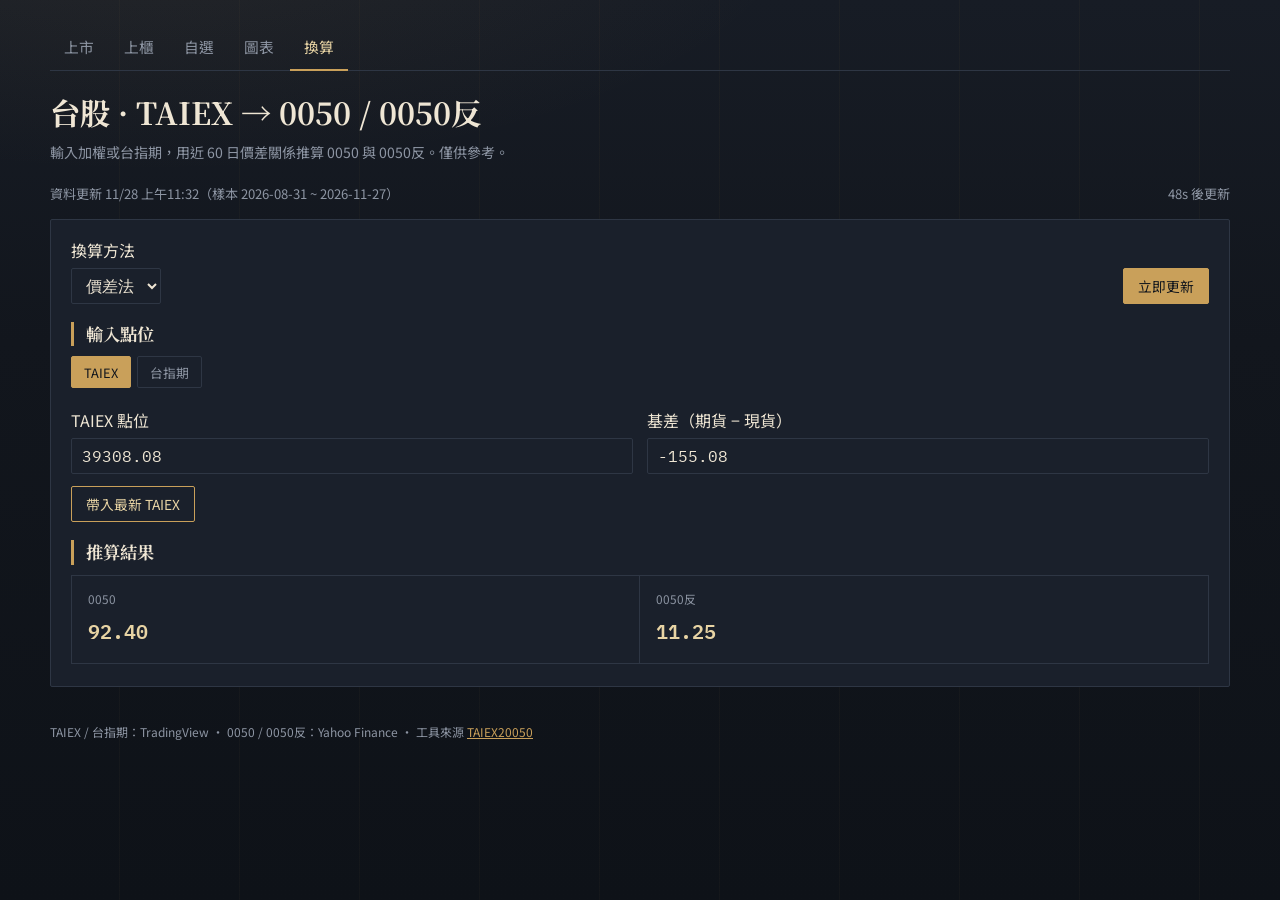
<file: signals/taiex.html>
<!DOCTYPE html>
<html lang="zh-Hant">
<head>
  <meta charset="UTF-8" />
  <meta name="viewport" content="width=device-width, initial-scale=1" />
  <title>台股 · TAIEX → 0050 換算</title>
  <link rel="preconnect" href="https://fonts.googleapis.com" /><link rel="preconnect" href="https://fonts.gstatic.com" crossorigin /><link href="https://fonts.googleapis.com/css2?family=IBM+Plex+Mono:wght@400;500;600&family=Noto+Sans+TC:wght@400;500;700&family=Noto+Serif+TC:wght@600;700&display=swap" rel="stylesheet" />
  <style>
:root {
  --ink: #12161d;
  --paper: #1a202b;
  --rule: #2e3644;
  --text: #efe6d4;
  --muted: #8d95a3;
  --gold: #c9a05a;
  --gold-soft: #e8d4a4;
  --ar: #6fbf9a;
  --ad: #d96a6e;
  --creek: #7aa8c4;
  --ice: #b9c9d6;
}
* { box-sizing: border-box; margin: 0; padding: 0; }
html { color-scheme: dark; }
body {
  font-family: "Noto Sans TC", "PingFang TC", "Microsoft JhengHei", sans-serif;
  background:
    radial-gradient(1200px 480px at 12% -10%, rgba(201, 160, 90, .08), transparent 55%),
    linear-gradient(180deg, #171c25 0%, var(--ink) 38%, #0e1218 100%);
  color: var(--text);
  min-height: 100vh;
  padding: 28px 20px 72px;
}
body::before {
  content: "";
  position: fixed;
  inset: 0;
  pointer-events: none;
  background-image: repeating-linear-gradient(
    90deg,
    transparent 0,
    transparent 119px,
    rgba(201, 160, 90, .035) 119px,
    rgba(201, 160, 90, .035) 120px
  );
  z-index: 0;
}
.wrap { max-width: 1180px; margin: 0 auto; position: relative; z-index: 1; }
.masthead { margin-bottom: 8px; }
h1 {
  font-family: "Noto Serif TC", "Noto Serif CJK TC", serif;
  font-size: clamp(1.45rem, 2.4vw, 1.9rem);
  font-weight: 700;
  color: var(--text);
  line-height: 1.25;
}
.meta {
  color: var(--muted);
  font-size: .88rem;
  margin: 10px 0 20px;
  line-height: 1.65;
  max-width: 72ch;
}
.meta strong { color: var(--gold-soft); font-weight: 600; }
.cards {
  display: grid;
  grid-template-columns: repeat(7, minmax(0, 1fr));
  gap: 0;
  margin-bottom: 28px;
  background: var(--paper);
  border: 1px solid var(--rule);
}
.cards.cols-3 { grid-template-columns: repeat(3, minmax(0, 1fr)); }
@media (max-width: 900px) {
  .cards { grid-template-columns: repeat(2, minmax(0, 1fr)); }
  .cards.cols-3 { grid-template-columns: 1fr; }
}
.card {
  background: transparent;
  border: 0;
  border-right: 1px solid var(--rule);
  border-radius: 0;
  padding: 14px 16px 16px;
}
.cards .card:last-child { border-right: 0; }
@media (max-width: 900px) {
  .card { border-bottom: 1px solid var(--rule); }
  .cards .card:nth-child(even) { border-right: 0; }
}
.card .lbl {
  font-size: .74rem;
  color: var(--muted);
  letter-spacing: .01em;
  white-space: nowrap;
}
.card .val {
  font-family: "IBM Plex Mono", ui-monospace, monospace;
  font-size: 1.28rem;
  font-weight: 600;
  margin-top: 8px;
  color: var(--gold-soft);
  font-variant-numeric: tabular-nums;
}
.pool-filters { display: flex; flex-wrap: wrap; gap: 6px; margin: 0 0 20px; }
.pool-filters button {
  font: inherit;
  cursor: pointer;
  height: 32px;
  padding: 0 12px;
  border-radius: 2px;
  border: 1px solid var(--rule);
  background: var(--paper);
  color: var(--muted);
  font-size: .8rem;
}
.pool-filters button:hover { color: var(--text); border-color: var(--gold); }
.pool-filters button.active {
  color: var(--ink);
  border-color: var(--gold);
  background: var(--gold);
}
.pool-filters button:focus-visible,
.page-nav a:focus-visible,
.sym-btn:focus-visible,
.search-fab:focus-visible,
.modal-close:focus-visible,
#symbolSearch:focus-visible,
#symbolSearchClose:focus-visible {
  outline: 2px solid var(--gold);
  outline-offset: 2px;
}
h2 {
  font-family: "Noto Serif TC", serif;
  font-size: 1.08rem;
  font-weight: 700;
  margin: 28px 0 10px;
  padding-left: 12px;
  border-left: 3px solid var(--gold);
  line-height: 1.4;
}
.panel {
  background: var(--paper);
  border: 1px solid var(--rule);
  border-radius: 2px;
  overflow: hidden;
  overflow-x: auto;
}
table {
  width: 100%;
  border-collapse: collapse;
  font-size: .84rem;
  min-width: 640px;
}
th, td {
  padding: 10px 14px;
  text-align: left;
  border-bottom: 1px solid rgba(46, 54, 68, .9);
}
th {
  color: var(--muted);
  font-size: .78rem;
  font-weight: 500;
  background: rgba(18, 22, 29, .45);
  position: sticky;
  top: 0;
}
td.num, th.num {
  text-align: right;
  font-family: "IBM Plex Mono", ui-monospace, monospace;
  font-variant-numeric: tabular-nums;
}
tbody tr:hover { background: rgba(201, 160, 90, .07); }
td.empty { text-align: center; color: var(--muted); padding: 28px; }
code {
  font-family: "IBM Plex Mono", ui-monospace, monospace;
  color: var(--gold-soft);
  font-size: .92em;
}
.tag {
  display: inline-block;
  font-size: .74rem;
  padding: 2px 8px;
  border-radius: 2px;
  font-weight: 700;
  letter-spacing: .02em;
}
.tag.ar { background: rgba(111, 191, 154, .14); color: var(--ar); }
.tag.ad { background: rgba(217, 106, 110, .14); color: var(--ad); }
.tag.resist { background: rgba(217, 106, 110, .14); color: var(--ad); }
.tag.support { background: rgba(111, 191, 154, .14); color: var(--ar); }
.tag.creek { background: rgba(122, 168, 196, .16); color: var(--creek); }
.tag.ice { background: rgba(185, 201, 214, .16); color: var(--ice); }
.sym-btn { background: none; border: 0; padding: 0; cursor: pointer; color: inherit; }
.sym-btn:hover code { text-decoration: underline; text-underline-offset: 3px; }
.muted { color: var(--muted); }
footer { margin-top: 36px; color: var(--muted); font-size: .75rem; }
a { color: var(--gold); }
a:hover { color: var(--gold-soft); }
.page-nav {
  display: flex;
  gap: 2px;
  margin: 0 0 22px;
  flex-wrap: wrap;
  border-bottom: 1px solid var(--rule);
}
.page-nav a {
  font-size: .92rem;
  padding: 8px 14px 12px;
  border-radius: 0;
  text-decoration: none;
  border: 0;
  border-bottom: 2px solid transparent;
  color: var(--muted);
  margin-bottom: -1px;
}
.page-nav a:hover { color: var(--text); }
.page-nav a.active {
  color: var(--gold-soft);
  border-bottom-color: var(--gold);
  background: transparent;
}
.search-fab {
  position: fixed;
  right: 18px;
  bottom: 22px;
  z-index: 70;
  display: flex;
  align-items: center;
  gap: 8px;
  padding: 11px 16px;
  border-radius: 2px;
  border: 1px solid var(--gold);
  background: rgba(18, 22, 29, .92);
  color: var(--gold-soft);
  cursor: pointer;
  font: inherit;
  font-size: .88rem;
}
.search-fab:hover { background: var(--gold); color: var(--ink); }
.search-overlay {
  position: fixed;
  inset: 0;
  z-index: 85;
  background: rgba(8, 10, 14, .82);
  display: flex;
  align-items: flex-start;
  justify-content: center;
  padding: 10vh 16px;
}
.search-overlay[hidden] { display: none !important; }
.search-modal {
  width: min(520px, 100%);
  max-height: 70vh;
  background: #1c232e;
  border: 1px solid var(--rule);
  border-radius: 2px;
  display: flex;
  flex-direction: column;
  overflow: hidden;
}
.search-modal-head {
  display: flex;
  gap: 8px;
  padding: 14px;
  border-bottom: 1px solid var(--rule);
}
#symbolSearch {
  flex: 1;
  height: 42px;
  padding: 8px 14px;
  border-radius: 2px;
  border: 1px solid var(--rule);
  background: var(--ink);
  color: var(--text);
  font-family: "IBM Plex Mono", ui-monospace, monospace;
}
#symbolSearchClose {
  font: inherit;
  cursor: pointer;
  padding: 0 14px;
  border-radius: 2px;
  border: 1px solid var(--rule);
  background: transparent;
  color: var(--muted);
}
#symbolSearchClose:hover { color: var(--text); border-color: var(--gold); }
#symbolList { list-style: none; margin: 0; padding: 8px; overflow-y: auto; flex: 1; }
#symbolList li { padding: 10px 12px; border-radius: 2px; cursor: pointer; }
#symbolList li:hover { background: rgba(201, 160, 90, .1); }
.modal {
  position: fixed;
  inset: 0;
  z-index: 80;
  display: flex;
  align-items: center;
  justify-content: center;
  padding: 16px;
  background: rgba(8, 10, 14, .72);
  opacity: 0;
  pointer-events: none;
  transition: opacity .18s ease;
}
.modal.open { opacity: 1; pointer-events: auto; }
.modal-panel {
  width: min(1100px, 100%);
  height: min(720px, 92vh);
  background: #1c232e;
  border: 1px solid var(--rule);
  border-radius: 2px;
  display: flex;
  flex-direction: column;
  overflow: hidden;
}
.modal-head {
  display: flex;
  justify-content: space-between;
  align-items: center;
  gap: 12px;
  padding: 14px 16px;
  border-bottom: 1px solid var(--rule);
}
.modal-title {
  font-family: "Noto Serif TC", serif;
  font-size: 1.05rem;
  font-weight: 700;
}
.modal-sub { color: var(--muted); font-size: .82rem; margin-top: 4px; }
.modal-close {
  width: 40px;
  height: 40px;
  border-radius: 2px;
  border: 1px solid var(--rule);
  background: transparent;
  color: var(--text);
  cursor: pointer;
  font-size: 1.2rem;
}
.modal-close:hover { border-color: var(--gold); color: var(--gold-soft); }
.modal-chart { flex: 1; min-height: 0; position: relative; background: #0c1016; }
.modal-chart #lwc,
.modal-chart #tv-frame {
  position: absolute;
  inset: 0;
  width: 100%;
  height: 100%;
  border: 0;
}
.modal-status { position: absolute; inset: 0; display: grid; place-items: center; color: var(--muted); }
@media (prefers-reduced-motion: reduce) {
  .modal { transition: none; }
}

.status-bar {
  display: flex;
  justify-content: space-between;
  gap: 12px;
  font-size: .82rem;
  color: var(--muted);
  margin: 0 0 16px;
}
.taiex-page .panel { padding: 18px 20px 22px; }
.taiex-toolbar {
  display: flex;
  flex-wrap: wrap;
  gap: 12px;
  align-items: flex-end;
  justify-content: space-between;
  margin-bottom: 8px;
}
.field-compact { display: flex; flex-direction: column; gap: 6px; }
.field-compact select,
.taiex-grid input {
  font: inherit;
  font-family: "IBM Plex Mono", ui-monospace, monospace;
  height: 36px;
  padding: 0 10px;
  border: 1px solid var(--rule);
  border-radius: 2px;
  background: var(--bg);
  color: var(--text);
}
.taiex-btn {
  font: inherit;
  cursor: pointer;
  height: 36px;
  padding: 0 14px;
  border-radius: 2px;
  border: 1px solid var(--gold);
  background: var(--gold);
  color: var(--ink);
  font-size: .86rem;
}
.taiex-btn.ghost {
  background: transparent;
  color: var(--gold-soft);
  margin-top: 12px;
}
.taiex-btn:hover { filter: brightness(1.05); }
.taiex-btn:disabled { opacity: .5; cursor: wait; }
.taiex-block h2 { margin-top: 18px; }
.taiex-grid {
  display: grid;
  grid-template-columns: 1fr 1fr;
  gap: 14px;
}
.taiex-grid label { display: flex; flex-direction: column; gap: 6px; }
.conversion-note { margin: 10px 0 0; color: var(--muted); font-size: .86rem; }
.cards.cols-2 { grid-template-columns: repeat(2, minmax(0, 1fr)); }
.taiex-page .cards { margin-bottom: 0; }
@media (max-width: 700px) {
  .taiex-grid { grid-template-columns: 1fr; }
  .status-bar { flex-direction: column; }
}

  </style>
</head>
<body>
  <div class="wrap taiex-page">
    <nav class="page-nav"><a href="index.html" class="">上市</a><a href="tpex.html" class="">上櫃</a><a href="watchlist.html" class="">自選</a><a href="charts.html" class="">圖表</a><a href="taiex.html" class="active">換算</a></nav>
    <h1>台股 · TAIEX → 0050 / 0050反</h1>
    <p class="meta">輸入加權或台指期，用近 60 日價差關係推算 0050 與 0050反。僅供參考。</p>
    <div class="status-bar">
      <span id="status">載入中…</span>
      <span id="countdown" class="muted">--</span>
    </div>
    <div class="panel taiex-panel">
      <div class="taiex-toolbar">
        <label class="field-compact">
          <span class="lbl">換算方法</span>
          <select id="method">
            <option value="spread" selected>價差法</option>
            <option value="ratio">倍率法</option>
            <option value="regression">迴歸法</option>
          </select>
        </label>
        <button id="refresh-btn" type="button" class="taiex-btn">立即更新</button>
      </div>
      <div class="taiex-block">
        <h2>輸入點位</h2>
        <div class="pool-filters" id="modeTabs" role="tablist">
          <button type="button" class="mode-tab active" data-mode="taiex">TAIEX</button>
          <button type="button" class="mode-tab" data-mode="tx">台指期</button>
        </div>
        <div class="taiex-grid">
          <label>
            <span class="lbl" id="input-label">TAIEX 點位</span>
            <input id="price-input" type="number" step="0.01" inputmode="decimal" placeholder="例如 23000" />
          </label>
          <label class="basis-field" id="basis-wrap" hidden>
            <span class="lbl">基差（期貨 − 現貨）</span>
            <input id="basis" type="number" step="1" inputmode="numeric" value="0" />
          </label>
        </div>
        <p class="conversion-note" id="implied-taiex-line" hidden>
          <span id="tx-source-line">台指期 --</span>
          → 隱含 TAIEX <strong id="implied-taiex">--</strong>
        </p>
        <button type="button" id="latest-btn" class="taiex-btn ghost">帶入最新 TAIEX</button>
      </div>
      <div class="taiex-block">
        <h2>推算結果</h2>
        <div class="cards cols-2">
          <div class="card">
            <div class="lbl">0050</div>
            <div class="val" id="implied-etf50">--</div>
          </div>
          <div class="card">
            <div class="lbl">0050反</div>
            <div class="val" id="implied-etf-inv">--</div>
          </div>
        </div>
      </div>
    </div>
    <footer>
      TAIEX / 台指期：TradingView · 0050 / 0050反：Yahoo Finance ·
      工具來源 <a href="https://github.com/1mckw/TAIEX20050">TAIEX20050</a>
    </footer>
  </div>
<script>
const REFRESH_SEC = 60;
const DATA_URL = "taiex-0050.json";
const TX_LABEL = "台指期";

let data = null;
let inputMode = "taiex";
let countdown = REFRESH_SEC;
let timer = null;

const els = {
  status: document.getElementById("status"),
  countdown: document.getElementById("countdown"),
  input: document.getElementById("price-input"),
  impliedEtf50: document.getElementById("implied-etf50"),
  impliedEtfInv: document.getElementById("implied-etf-inv"),
  inputLabel: document.getElementById("input-label"),
  basisWrap: document.getElementById("basis-wrap"),
  basis: document.getElementById("basis"),
  impliedTaiexLine: document.getElementById("implied-taiex-line"),
  impliedTaiex: document.getElementById("implied-taiex"),
  txSourceLine: document.getElementById("tx-source-line"),
  modeTabs: document.querySelectorAll(".mode-tab"),
  method: document.getElementById("method"),
  refreshBtn: document.getElementById("refresh-btn"),
  latestBtn: document.getElementById("latest-btn"),
};

function assertElements() {
  const missing = Object.entries(els)
    .filter(([key, node]) => key !== "modeTabs" && !node)
    .map(([key]) => key);
  if (missing.length) {
    throw new Error(`頁面元素缺失：${missing.join(", ")}`);
  }
}

function fmt(n, digits = 2) {
  return Number(n).toLocaleString("zh-TW", {
    minimumFractionDigits: digits,
    maximumFractionDigits: digits,
  });
}

function isTxMode() {
  return inputMode === "tx";
}

function impliedPrice(taiex, model, method) {
  const { alpha, beta, ratio, ref_taiex, ref_etf } = model;
  if (method === "ratio") return taiex * ratio;
  if (method === "regression") return alpha + beta * taiex;
  return ref_etf + beta * (taiex - ref_taiex);
}

function getRawInput() {
  const raw = parseFloat(els.input.value);
  return Number.isNaN(raw) ? null : raw;
}

function getInputTaiex() {
  const raw = getRawInput();
  if (raw === null) return data?.latest.taiex ?? 0;
  if (isTxMode()) {
    const basis = parseFloat(els.basis.value) || 0;
    return raw - basis;
  }
  return raw;
}

function applyModeUi() {
  const tx = isTxMode();
  els.modeTabs.forEach((tab) => {
    const active = tab.dataset.mode === inputMode;
    tab.classList.toggle("active", active);
    tab.setAttribute("aria-selected", active ? "true" : "false");
  });
  els.inputLabel.textContent = tx ? `${TX_LABEL} 價格` : "TAIEX 點位";
  els.input.placeholder = tx ? "例如 44995" : "例如 23000";
  els.basisWrap.hidden = !tx;
  els.impliedTaiexLine.hidden = !tx;
  els.latestBtn.textContent = tx ? `帶入最新 ${TX_LABEL}` : "帶入最新 TAIEX";
}

function applyTxDefaults() {
  if (!data?.latest) return;
  const params = new URLSearchParams(location.search);
  if (data.latest.basis != null && !params.has("basis")) {
    els.basis.value = data.latest.basis;
  }
}

function fillLatestPrice() {
  if (!data?.latest) return;
  if (isTxMode()) {
    if (data.latest.tx != null) {
      els.input.value = data.latest.tx;
      if (data.latest.basis != null) els.basis.value = data.latest.basis;
    } else if (data.latest.taiex != null) {
      const basis = parseFloat(els.basis.value) || 0;
      els.input.value = data.latest.taiex + basis;
    }
  } else if (data.latest.taiex != null) {
    els.input.value = data.latest.taiex;
  }
  render();
}

function setInputMode(mode) {
  inputMode = mode;
  applyModeUi();
  render();
}

function render() {
  if (!data?.products) return;

  const method = els.method.value;
  const inputTaiex = getInputTaiex();
  const p0050 = data.products["0050"];
  const pInv = data.products["0050反"];

  if (p0050?.model) {
    els.impliedEtf50.textContent = fmt(impliedPrice(inputTaiex, p0050.model, method));
  }
  if (pInv?.model) {
    els.impliedEtfInv.textContent = fmt(impliedPrice(inputTaiex, pInv.model, method));
  }

  if (isTxMode()) {
    els.impliedTaiex.textContent = fmt(inputTaiex);
    if (data.latest.tx != null) {
      els.txSourceLine.textContent = `${TX_LABEL} ${fmt(data.latest.tx, 0)}（TradingView TXF1!）`;
    } else {
      els.txSourceLine.textContent = `${TX_LABEL} ${fmt(getRawInput() ?? inputTaiex, 0)}`;
    }
  }

  const updated = new Date(data.updated_at);
  const sample = `${data.sample.start} ~ ${data.sample.end}`;
  els.status.textContent = `資料更新 ${updated.toLocaleString("zh-TW", {
    hour: "2-digit",
    minute: "2-digit",
    month: "numeric",
    day: "numeric",
  })}（樣本 ${sample}）`;
}

function readUrlParams() {
  const params = new URLSearchParams(location.search);
  if (params.get("mode") === "tx") inputMode = "tx";
  const price = params.get("price");
  const basis = params.get("basis");
  if (price) els.input.value = price;
  if (basis) els.basis.value = basis;
  applyModeUi();
}

async function loadData() {
  const res = await fetch(`${DATA_URL}?t=${Date.now()}`, { cache: "no-store" });
  if (!res.ok) throw new Error(`HTTP ${res.status}`);
  data = await res.json();
  if (!data.products?.["0050"] && !data.products?.["0050反"]) {
    throw new Error("換算資料格式錯誤，請重新執行 python taiex_0050.py");
  }
  applyTxDefaults();
  if (!getRawInput()) {
    if (isTxMode() && data.latest.tx != null) {
      els.input.value = data.latest.tx;
    } else if (data.latest.taiex != null) {
      els.input.value = data.latest.taiex;
    }
  }
  render();
}

function startCountdown() {
  countdown = REFRESH_SEC;
  els.countdown.textContent = `${countdown}s 後更新`;
  if (timer) clearInterval(timer);
  timer = setInterval(async () => {
    countdown -= 1;
    els.countdown.textContent = `${countdown}s 後更新`;
    if (countdown <= 0) {
      try {
        await loadData();
      } catch (err) {
        els.status.textContent = `更新失敗：${err.message}`;
      }
      countdown = REFRESH_SEC;
    }
  }, 1000);
}

try {
  assertElements();
  els.modeTabs.forEach((tab) => {
    tab.addEventListener("click", () => setInputMode(tab.dataset.mode));
  });
  ["input", "change"].forEach((evt) => {
    els.input.addEventListener(evt, render);
    els.basis.addEventListener(evt, render);
    els.method.addEventListener(evt, render);
  });
  els.refreshBtn.addEventListener("click", async () => {
    els.refreshBtn.disabled = true;
    try {
      await loadData();
      startCountdown();
    } catch (err) {
      els.status.textContent = `更新失敗：${err.message}`;
    } finally {
      els.refreshBtn.disabled = false;
    }
  });
  els.latestBtn.addEventListener("click", fillLatestPrice);
  readUrlParams();
  (async () => {
    try {
      await loadData();
      startCountdown();
    } catch (err) {
      els.status.textContent = `載入失敗：${err.message}`;
      els.countdown.textContent = "";
    }
  })();
} catch (err) {
  if (els.status) els.status.textContent = `初始化失敗：${err.message}`;
}

</script>
</body>
</html>
</file>
